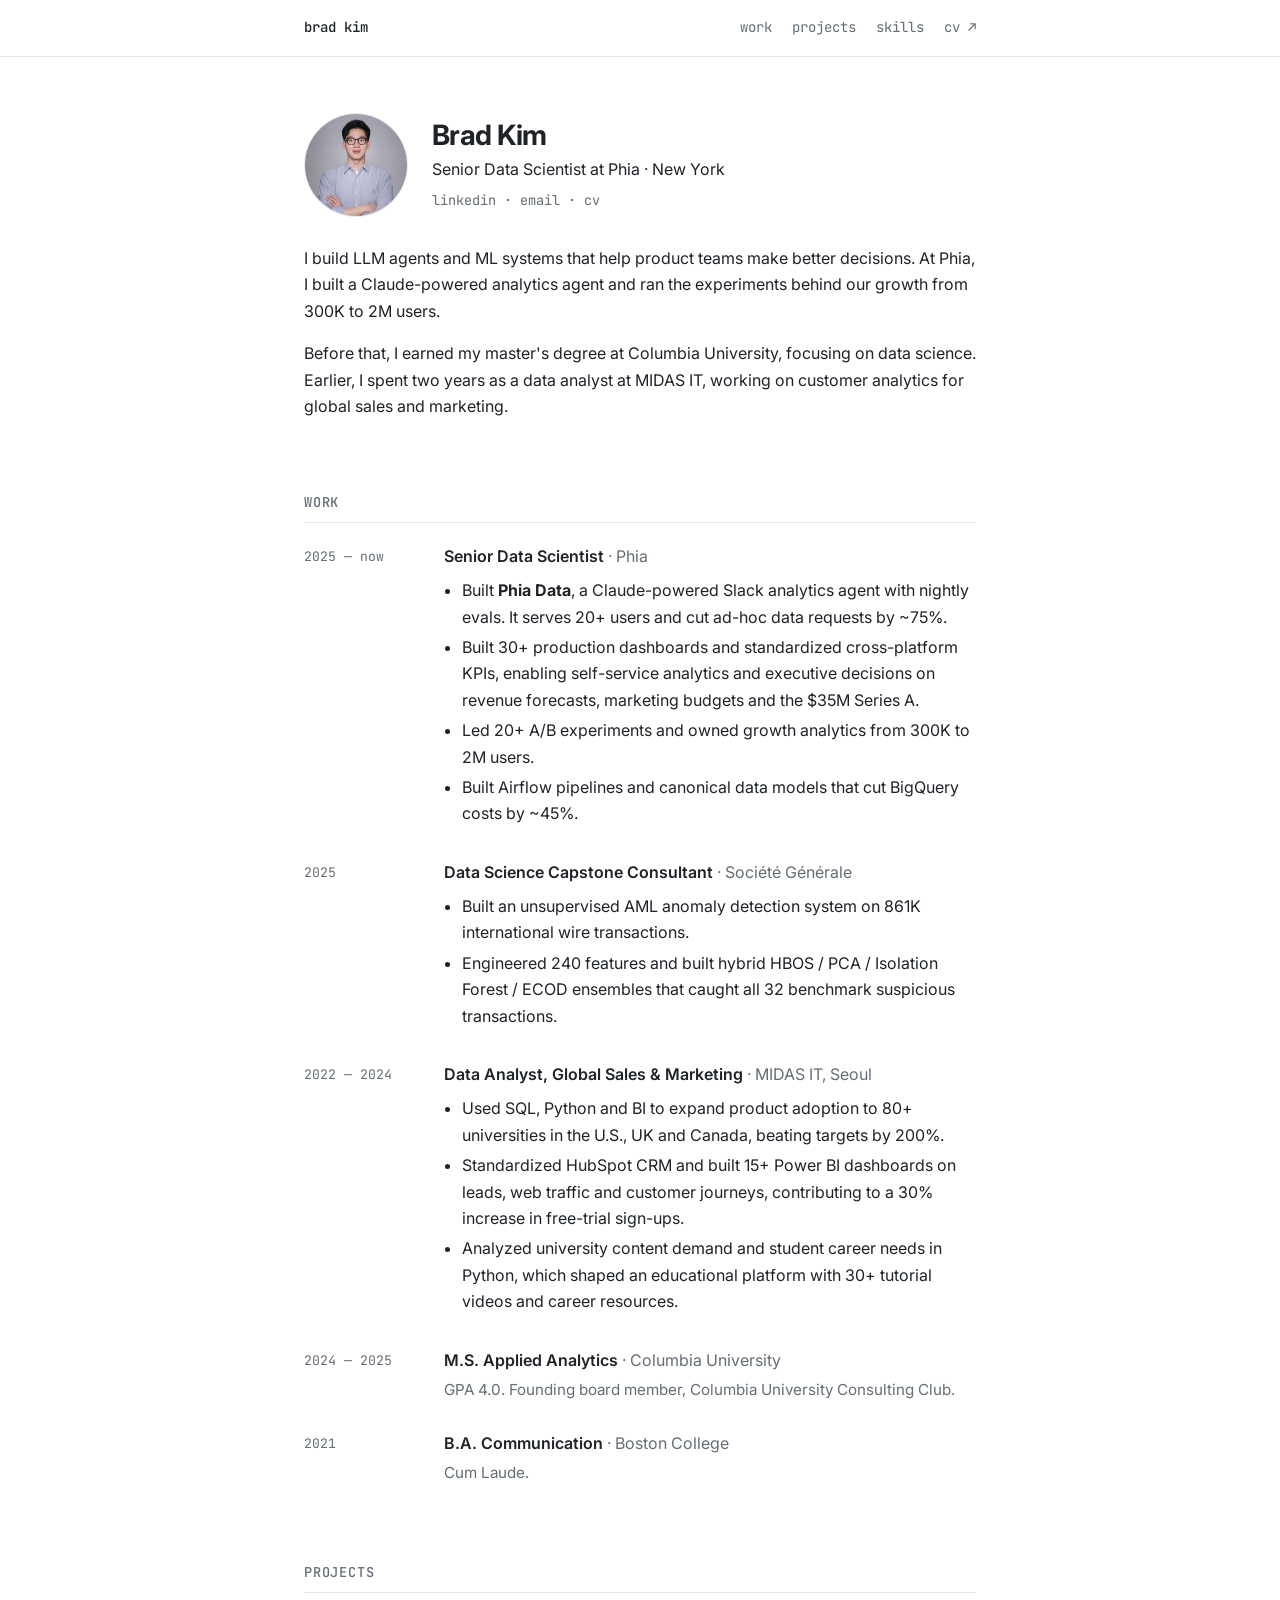
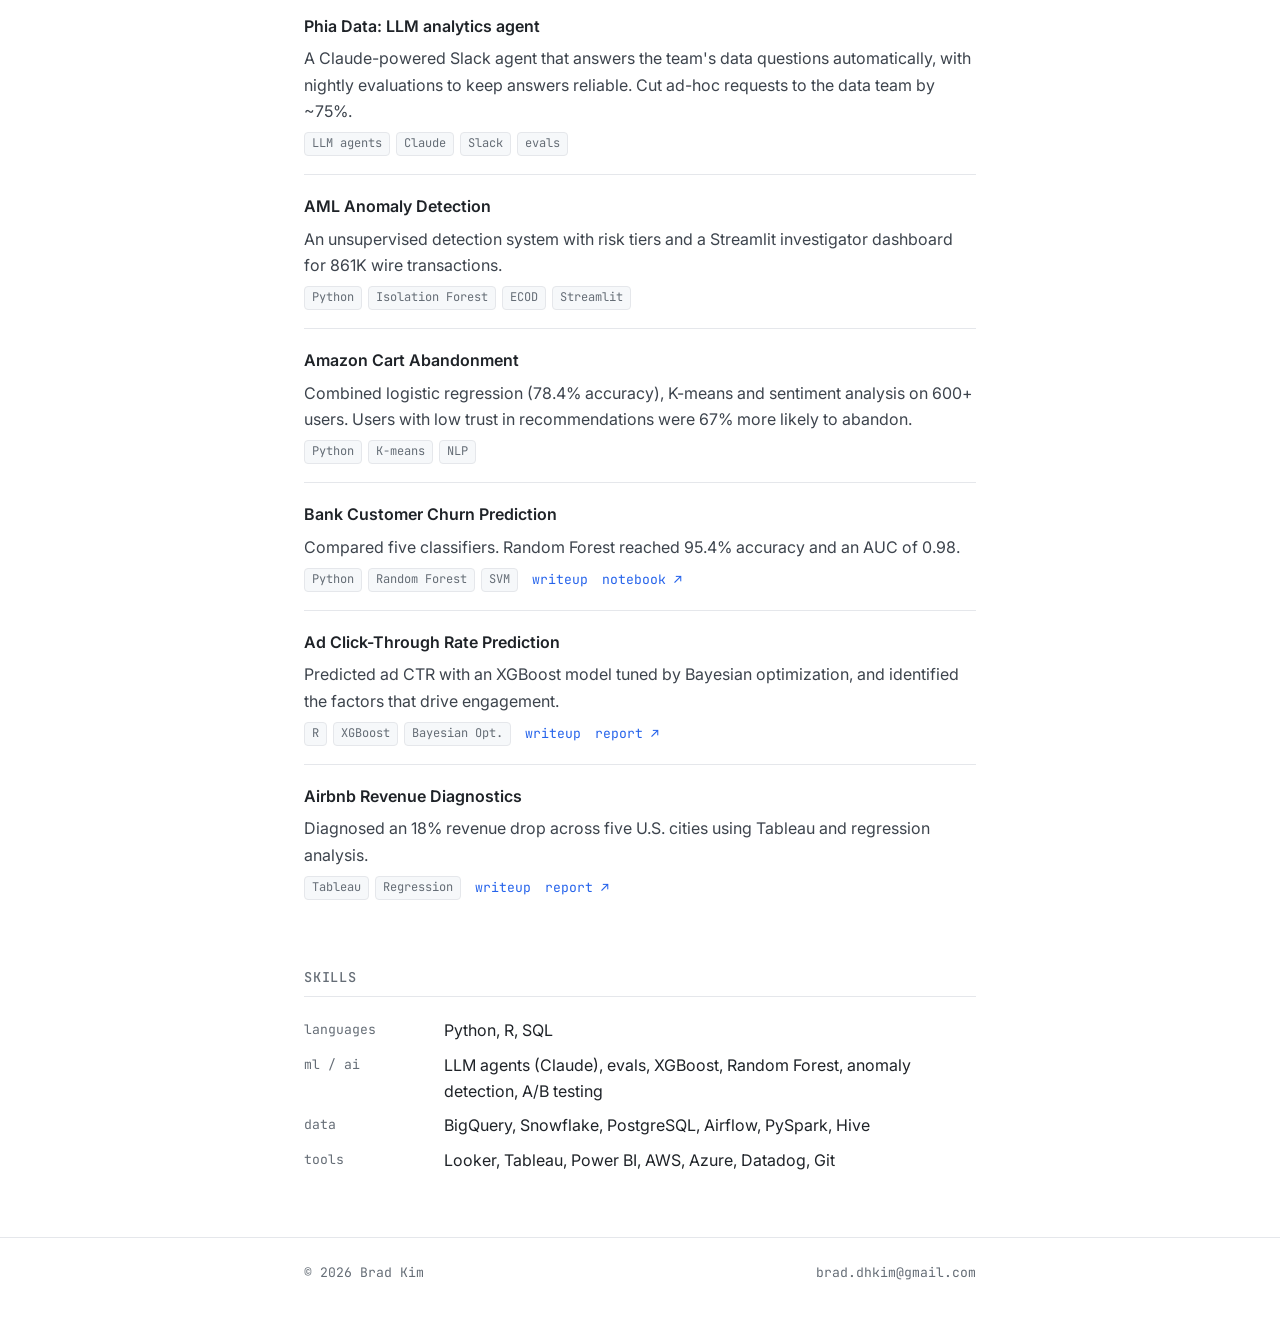
<file: index.html>
<!DOCTYPE html>
<html lang="en">
<head>
  <meta charset="UTF-8">
  <meta name="viewport" content="width=device-width, initial-scale=1.0">
  <title>Brad Kim</title>
  <meta name="description" content="Brad Kim is a Senior Data Scientist at Phia in New York, building LLM agents and ML systems for product growth.">
  <meta property="og:title" content="Brad Kim">
  <meta property="og:description" content="Senior Data Scientist at Phia. LLM agents, ML systems and experimentation.">
  <meta property="og:image" content="https://brad-kim.com/images/brad.jpg">
  <meta property="og:url" content="https://brad-kim.com/">
  <link rel="preconnect" href="https://fonts.googleapis.com">
  <link rel="preconnect" href="https://fonts.gstatic.com" crossorigin>
  <link href="https://fonts.googleapis.com/css2?family=Inter:wght@400;500;600;700&family=JetBrains+Mono:wght@400;500&display=swap" rel="stylesheet">
  <link rel="stylesheet" href="assets/style.css">
</head>
<body>

  <nav class="nav">
    <div class="container nav-inner">
      <a href="#" class="nav-logo">brad kim</a>
      <div class="nav-links">
        <a href="#work">work</a>
        <a href="#projects">projects</a>
        <a href="#skills">skills</a>
        <a href="files/Resume_BradKim.pdf" target="_blank" rel="noopener" class="nav-cta">cv ↗</a>
      </div>
    </div>
  </nav>

  <main class="container">

    <header class="intro">
      <div class="profile">
        <img src="images/brad.jpg" alt="Brad Kim">
        <div>
          <h1>Brad Kim</h1>
          <div class="role">Senior Data Scientist at Phia · New York</div>
          <div class="links">
            <a href="https://www.linkedin.com/in/bradkim0/" target="_blank" rel="noopener">linkedin</a> ·
            <a href="mailto:brad.dhkim@gmail.com">email</a> ·
            <a href="files/Resume_BradKim.pdf" target="_blank" rel="noopener">cv</a>
          </div>
        </div>
      </div>

      <p>
        I build LLM agents and ML systems that help product teams make better decisions.
        At Phia, I built a Claude-powered analytics agent and ran the experiments behind
        our growth from 300K to 2M users.
      </p>
      <p>
        Before that, I earned my master's degree at Columbia University, focusing on
        data science. Earlier, I spent two years
        as a data analyst at MIDAS IT, working on customer analytics for global
        sales and marketing.
      </p>
    </header>

    <section id="work">
      <h2>Work</h2>

      <div class="entry">
        <div class="when">2025 — now</div>
        <div>
          <h3>Senior Data Scientist <span class="org">· Phia</span></h3>
          <ul>
            <li>Built <strong>Phia Data</strong>, a Claude-powered Slack analytics agent with nightly evals. It serves 20+ users and cut ad-hoc data requests by ~75%.</li>
            <li>Built 30+ production dashboards and standardized cross-platform KPIs, enabling self-service analytics and executive decisions on revenue forecasts, marketing budgets and the $35M Series A.</li>
            <li>Led 20+ A/B experiments and owned growth analytics from 300K to 2M users.</li>
            <li>Built Airflow pipelines and canonical data models that cut BigQuery costs by ~45%.</li>
          </ul>
        </div>
      </div>

      <div class="entry">
        <div class="when">2025</div>
        <div>
          <h3>Data Science Capstone Consultant <span class="org">· Société Générale</span></h3>
          <ul>
            <li>Built an unsupervised AML anomaly detection system on 861K international wire transactions.</li>
            <li>Engineered 240 features and built hybrid HBOS / PCA / Isolation Forest / ECOD ensembles that caught all 32 benchmark suspicious transactions.</li>
          </ul>
        </div>
      </div>

      <div class="entry">
        <div class="when">2022 — 2024</div>
        <div>
          <h3>Data Analyst, Global Sales &amp; Marketing <span class="org">· MIDAS IT, Seoul</span></h3>
          <ul>
            <li>Used SQL, Python and BI to expand product adoption to 80+ universities in the U.S., UK and Canada, beating targets by 200%.</li>
            <li>Standardized HubSpot CRM and built 15+ Power BI dashboards on leads, web traffic and customer journeys, contributing to a 30% increase in free-trial sign-ups.</li>
            <li>Analyzed university content demand and student career needs in Python, which shaped an educational platform with 30+ tutorial videos and career resources.</li>
          </ul>
        </div>
      </div>

      <div class="entry">
        <div class="when">2024 — 2025</div>
        <div>
          <h3>M.S. Applied Analytics <span class="org">· Columbia University</span></h3>
          <p class="note">GPA 4.0. Founding board member, Columbia University Consulting Club.</p>
        </div>
      </div>

      <div class="entry">
        <div class="when">2021</div>
        <div>
          <h3>B.A. Communication <span class="org">· Boston College</span></h3>
          <p class="note">Cum Laude.</p>
        </div>
      </div>
    </section>

    <section id="projects">
      <h2>Projects</h2>

      <div class="project">
        <div class="project-head"><h3>Phia Data: LLM analytics agent</h3></div>
        <p>A Claude-powered Slack agent that answers the team's data questions automatically, with nightly evaluations to keep answers reliable. Cut ad-hoc requests to the data team by ~75%.</p>
        <div class="meta"><div class="tags"><span class="tag">LLM agents</span><span class="tag">Claude</span><span class="tag">Slack</span><span class="tag">evals</span></div></div>
      </div>

      <div class="project">
        <div class="project-head"><h3>AML Anomaly Detection</h3></div>
        <p>An unsupervised detection system with risk tiers and a Streamlit investigator dashboard for 861K wire transactions.</p>
        <div class="meta"><div class="tags"><span class="tag">Python</span><span class="tag">Isolation Forest</span><span class="tag">ECOD</span><span class="tag">Streamlit</span></div></div>
      </div>

      <div class="project">
        <div class="project-head"><h3>Amazon Cart Abandonment</h3></div>
        <p>Combined logistic regression (78.4% accuracy), K-means and sentiment analysis on 600+ users. Users with low trust in recommendations were 67% more likely to abandon.</p>
        <div class="meta"><div class="tags"><span class="tag">Python</span><span class="tag">K-means</span><span class="tag">NLP</span></div></div>
      </div>

      <div class="project">
        <div class="project-head"><h3><a href="projects/bank-churn.html">Bank Customer Churn Prediction</a></h3></div>
        <p>Compared five classifiers. Random Forest reached 95.4% accuracy and an AUC of 0.98.</p>
        <div class="meta">
          <div class="tags"><span class="tag">Python</span><span class="tag">Random Forest</span><span class="tag">SVM</span></div>
          <a href="projects/bank-churn.html">writeup</a>
          <a href="https://nbviewer.org/github/bradkim00/daehwankim96.github.io/blob/main/files/Bank_Churn_Rate.ipynb" target="_blank" rel="noopener">notebook ↗</a>
        </div>
      </div>

      <div class="project">
        <div class="project-head"><h3><a href="projects/ctr-prediction.html">Ad Click-Through Rate Prediction</a></h3></div>
        <p>Predicted ad CTR with an XGBoost model tuned by Bayesian optimization, and identified the factors that drive engagement.</p>
        <div class="meta">
          <div class="tags"><span class="tag">R</span><span class="tag">XGBoost</span><span class="tag">Bayesian Opt.</span></div>
          <a href="projects/ctr-prediction.html">writeup</a>
          <a href="files/PAC_Dae-Hwan-Kim.html" target="_blank" rel="noopener">report ↗</a>
        </div>
      </div>

      <div class="project">
        <div class="project-head"><h3><a href="projects/airbnb-revboost.html">Airbnb Revenue Diagnostics</a></h3></div>
        <p>Diagnosed an 18% revenue drop across five U.S. cities using Tableau and regression analysis.</p>
        <div class="meta">
          <div class="tags"><span class="tag">Tableau</span><span class="tag">Regression</span></div>
          <a href="projects/airbnb-revboost.html">writeup</a>
          <a href="files/Revboost.pdf" target="_blank" rel="noopener">report ↗</a>
        </div>
      </div>
    </section>

    <section id="skills">
      <h2>Skills</h2>
      <dl class="skills">
        <dt>languages</dt><dd>Python, R, SQL</dd>
        <dt>ml / ai</dt><dd>LLM agents (Claude), evals, XGBoost, Random Forest, anomaly detection, A/B testing</dd>
        <dt>data</dt><dd>BigQuery, Snowflake, PostgreSQL, Airflow, PySpark, Hive</dd>
        <dt>tools</dt><dd>Looker, Tableau, Power BI, AWS, Azure, Datadog, Git</dd>
      </dl>
    </section>
  </main>

  <footer>
    <div class="container footer-inner">
      <div>© 2026 Brad Kim</div>
      <div><a href="mailto:brad.dhkim@gmail.com">brad.dhkim@gmail.com</a></div>
    </div>
  </footer>

</body>
</html>
</file>
<file: assets/style.css>
/* ---------- Tokens ---------- */
:root {
  --bg: #ffffff;
  --text: #1f2328;
  --text-muted: #656d76;
  --border: #e5e7eb;
  --bg-soft: #f6f8fa;
  --accent: #2563eb;
  --max: 720px;
  --font: "Inter", -apple-system, BlinkMacSystemFont, "Segoe UI", Roboto, sans-serif;
  --mono: "JetBrains Mono", ui-monospace, SFMono-Regular, Menlo, monospace;
}

*, *::before, *::after { box-sizing: border-box; }

body {
  margin: 0;
  font-family: var(--font);
  font-size: 16px;
  line-height: 1.65;
  color: var(--text);
  background: var(--bg);
  -webkit-font-smoothing: antialiased;
}

img { max-width: 100%; display: block; }
a { color: var(--accent); text-decoration: none; }
a:hover { text-decoration: underline; text-underline-offset: 3px; }

.container { max-width: var(--max); margin: 0 auto; padding: 0 24px; }

/* ---------- Nav ---------- */
.nav { border-bottom: 1px solid var(--border); }
.nav-inner {
  display: flex;
  align-items: center;
  justify-content: space-between;
  height: 56px;
  font-family: var(--mono);
  font-size: 0.875rem;
}
.nav-logo { color: var(--text); font-weight: 500; }
.nav-logo:hover { text-decoration: none; }
.nav-links { display: flex; gap: 20px; }
.nav-links a { color: var(--text-muted); }
.nav-links a:hover { color: var(--text); text-decoration: none; }

/* ---------- Intro ---------- */
.intro { padding: 56px 0 8px; }
.profile { display: flex; gap: 24px; align-items: center; margin-bottom: 28px; }
.profile img {
  width: 104px;
  height: 104px;
  border-radius: 50%;
  object-fit: cover;
  object-position: center 20%;
  border: 1px solid var(--border);
  flex-shrink: 0;
}
.profile h1 { margin: 0; font-size: 1.75rem; letter-spacing: -0.02em; line-height: 1.2; }
.profile .role { margin-top: 4px; }
.profile .links {
  margin-top: 6px;
  font-family: var(--mono);
  font-size: 0.85rem;
  color: var(--text-muted);
}
.profile .links a { color: var(--text-muted); }
.profile .links a:hover { color: var(--accent); }
.intro p { margin: 0 0 16px; }

/* ---------- Sections ---------- */
section { padding-top: 48px; }
h2 {
  font-size: 0.85rem;
  font-family: var(--mono);
  font-weight: 500;
  text-transform: uppercase;
  letter-spacing: 0.06em;
  color: var(--text-muted);
  margin: 0 0 20px;
  padding-bottom: 8px;
  border-bottom: 1px solid var(--border);
}

/* ---------- Work ---------- */
.entry {
  display: grid;
  grid-template-columns: 120px 1fr;
  gap: 20px;
  margin-bottom: 28px;
}
.entry .when {
  font-family: var(--mono);
  font-size: 0.82rem;
  color: var(--text-muted);
  padding-top: 3px;
}
.entry h3 { margin: 0; font-size: 1rem; font-weight: 600; }
.entry h3 .org { font-weight: 400; color: var(--text-muted); }
.entry ul { margin: 8px 0 0; padding-left: 18px; }
.entry li { margin-bottom: 4px; }
.entry .note { margin: 4px 0 0; color: var(--text-muted); font-size: 0.95rem; }

/* ---------- Projects ---------- */
.project { padding: 18px 0; border-bottom: 1px solid var(--border); }
.project:first-of-type { padding-top: 0; }
.project:last-child { border-bottom: 0; }
.project-head {
  display: flex;
  justify-content: space-between;
  align-items: baseline;
  gap: 16px;
}
.project h3 { margin: 0; font-size: 1rem; font-weight: 600; }
.project h3 a { color: var(--text); }
.project h3 a:hover { color: var(--accent); }
.project .year { font-family: var(--mono); font-size: 0.82rem; color: var(--text-muted); flex-shrink: 0; }
.project p { margin: 6px 0 8px; color: #3d444d; }
.project .meta { display: flex; flex-wrap: wrap; align-items: center; gap: 6px 14px; }
.project .meta > a { font-family: var(--mono); font-size: 0.82rem; }

.tags { display: flex; flex-wrap: wrap; gap: 6px; }
.tag {
  font-family: var(--mono);
  font-size: 0.75rem;
  padding: 1px 7px;
  border-radius: 4px;
  background: var(--bg-soft);
  border: 1px solid var(--border);
  color: var(--text-muted);
}

/* ---------- Skills ---------- */
.skills { margin: 0; display: grid; grid-template-columns: 120px 1fr; gap: 8px 20px; }
.skills dt { font-family: var(--mono); font-size: 0.82rem; color: var(--text-muted); padding-top: 2px; }
.skills dd { margin: 0; }

/* ---------- Footer ---------- */
footer {
  margin-top: 64px;
  padding: 24px 0 40px;
  border-top: 1px solid var(--border);
  font-family: var(--mono);
  font-size: 0.82rem;
  color: var(--text-muted);
}
.footer-inner { display: flex; justify-content: space-between; gap: 16px; }
footer a { color: var(--text-muted); }

/* ---------- Project detail page ---------- */
.article { max-width: var(--max); margin: 0 auto; padding: 40px 24px 0; }
.back { font-family: var(--mono); font-size: 0.85rem; color: var(--text-muted); }
.article h1 { font-size: 1.9rem; line-height: 1.2; letter-spacing: -0.02em; margin: 20px 0 8px; }
.article .subtitle { font-size: 1.05rem; color: var(--text-muted); margin: 0 0 16px; }
.article h2 { margin-top: 40px; }
.article figure { margin: 28px 0; }
.article figure img { border: 1px solid var(--border); border-radius: 6px; margin: 0 auto; }
.article figcaption {
  text-align: center;
  font-family: var(--mono);
  font-size: 0.8rem;
  color: var(--text-muted);
  margin-top: 8px;
}
.article code {
  font-family: var(--mono);
  font-size: 0.85em;
  background: var(--bg-soft);
  border: 1px solid var(--border);
  padding: 1px 5px;
  border-radius: 4px;
}
.highlight {
  margin: 24px 0;
  padding: 14px 18px;
  background: var(--bg-soft);
  border: 1px solid var(--border);
  border-left: 3px solid var(--accent);
  border-radius: 4px;
}
.highlight p { margin: 0; }
.btn { font-family: var(--mono); font-size: 0.9rem; }
.btn-primary::before { content: "→ "; }

/* ---------- Responsive ---------- */
@media (max-width: 600px) {
  .profile { flex-direction: column; align-items: flex-start; gap: 16px; }
  .entry, .skills { grid-template-columns: 1fr; gap: 4px; }
  .skills dd { margin-bottom: 10px; }
  .project-head { flex-direction: column; gap: 2px; }
  .nav-links a:not(.nav-cta) { display: none; }
}
</file>
